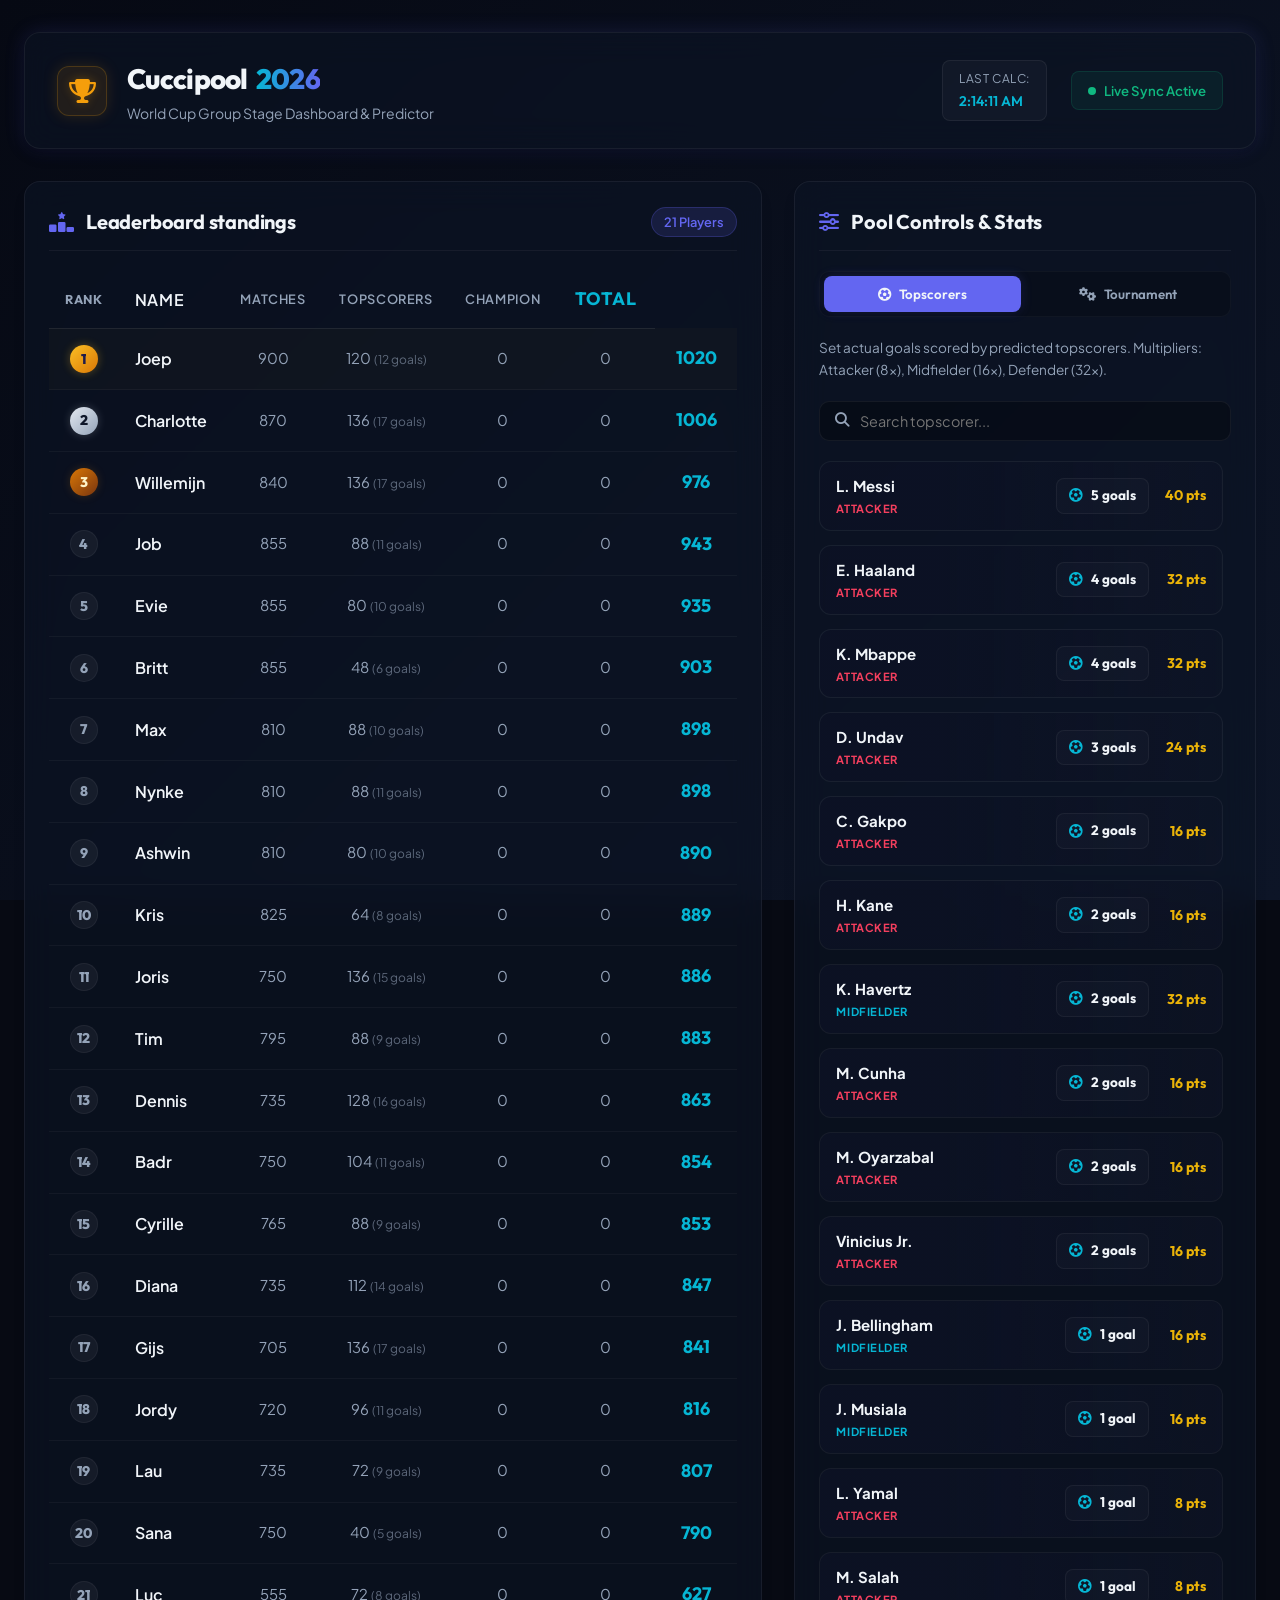
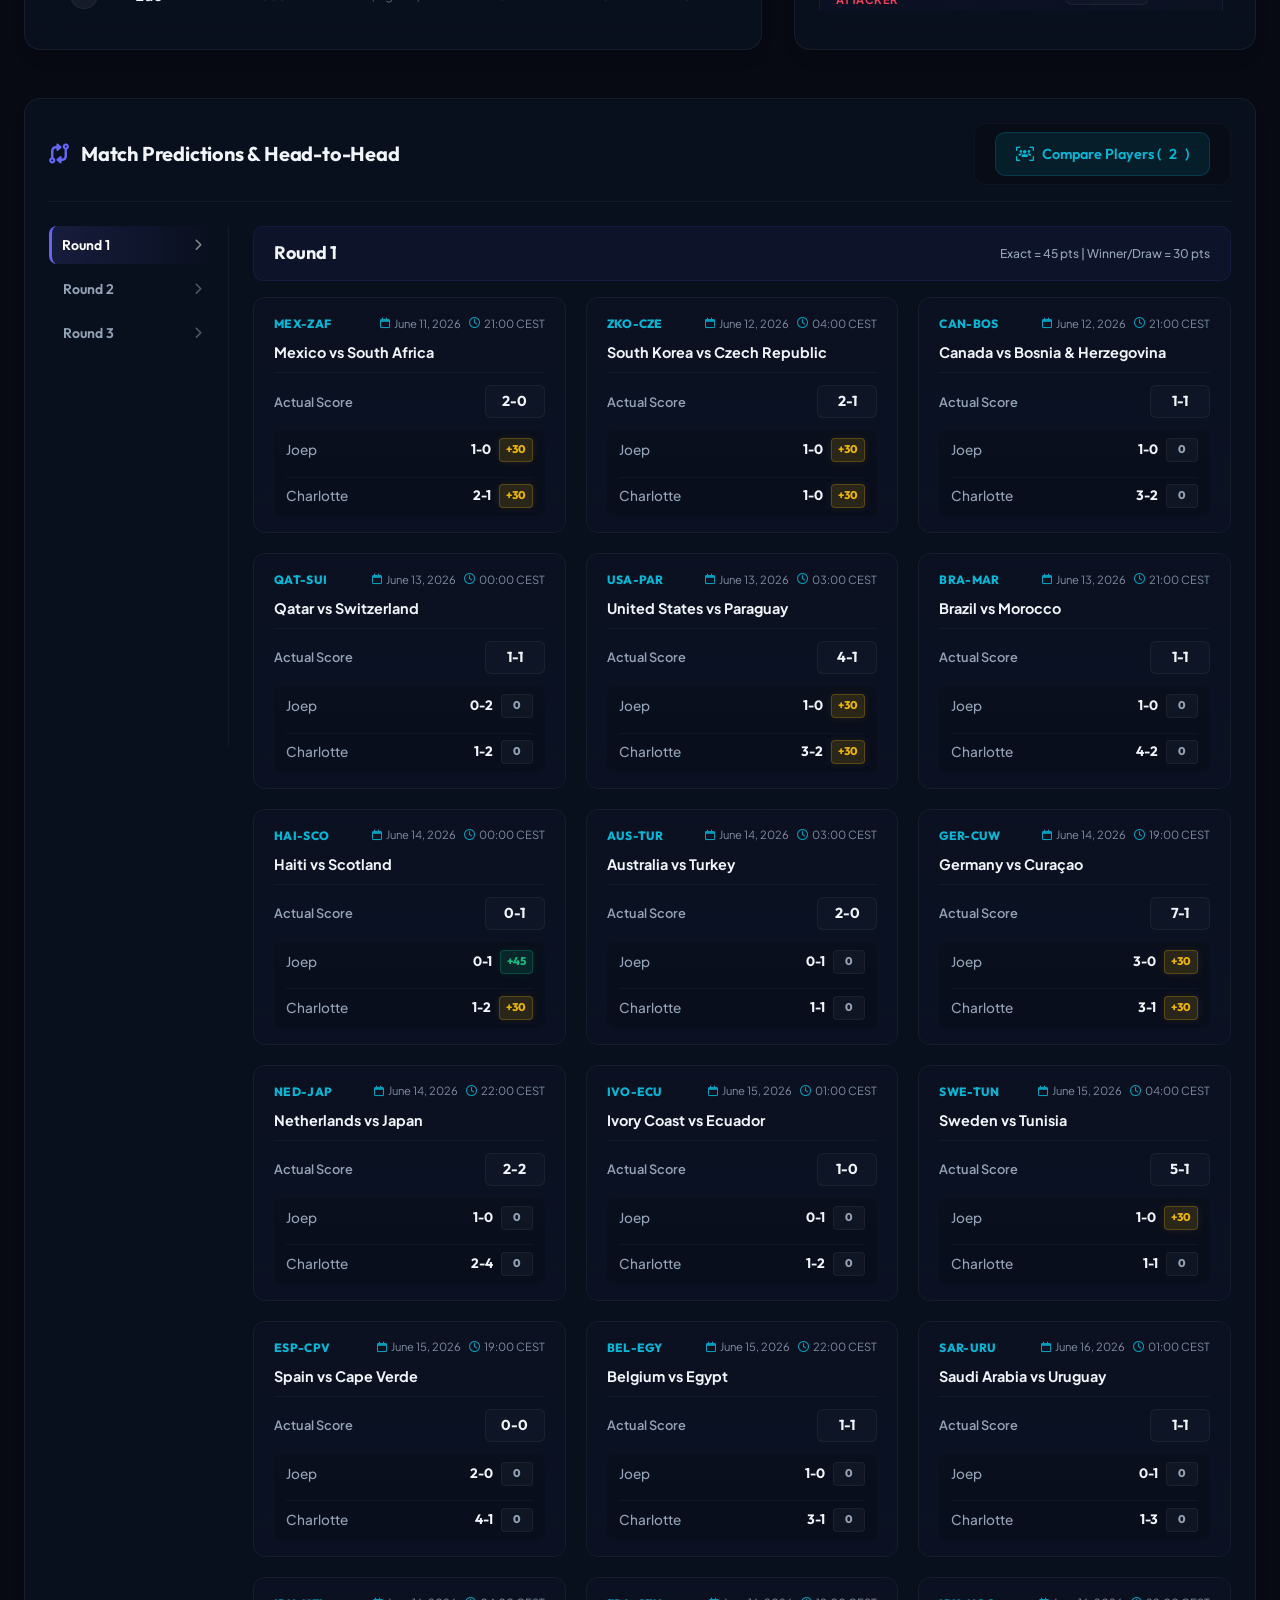
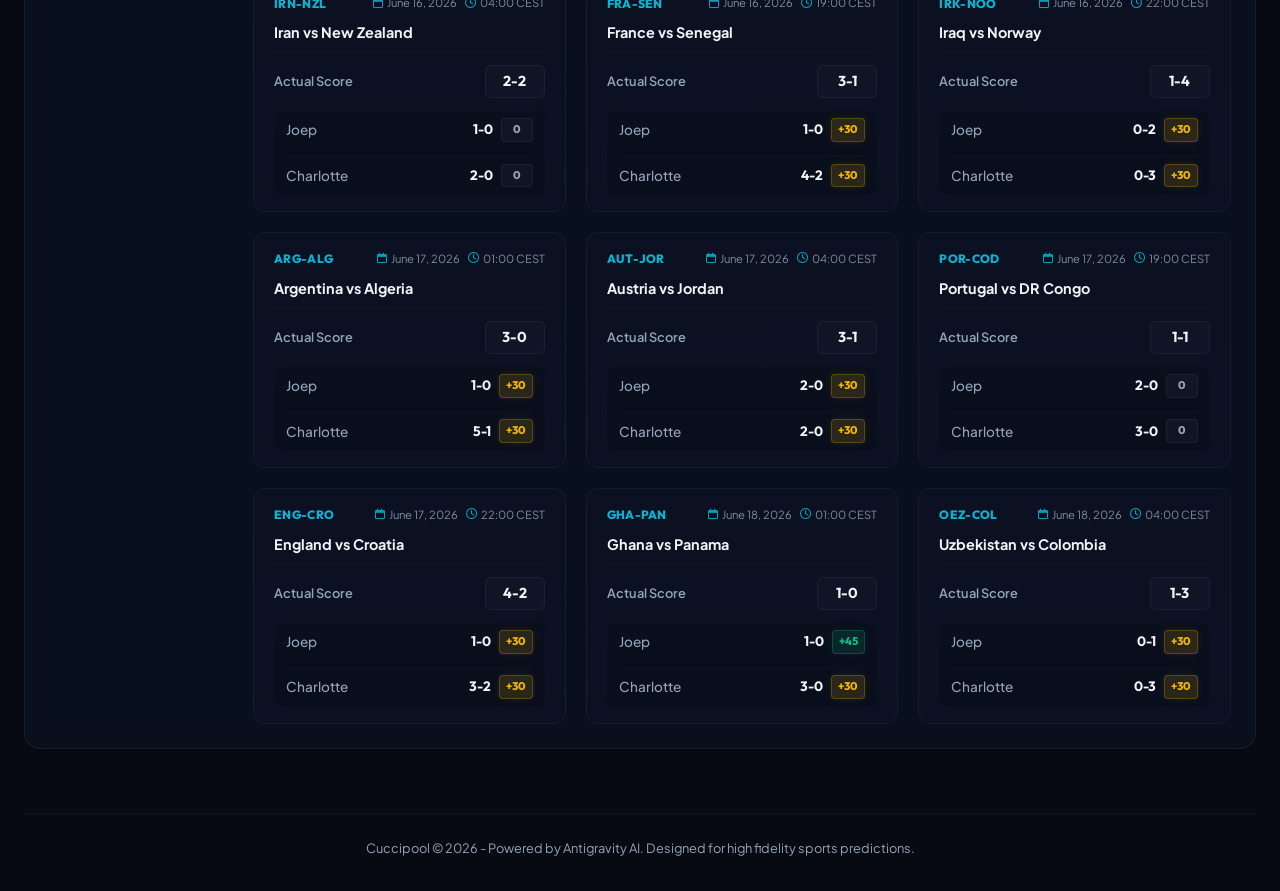
<file: index.html>
<!DOCTYPE html>
<html lang="en">
<head>
  <meta charset="UTF-8">
  <meta name="viewport" content="width=device-width, initial-scale=1.0">
  <title>Cuccipool - World Cup Dashboard</title>
  <!-- Google Fonts -->
  <link rel="preconnect" href="https://fonts.googleapis.com">
  <link rel="preconnect" href="https://fonts.gstatic.com" crossorigin>
  <link href="https://fonts.googleapis.com/css2?family=Outfit:wght@300;400;500;600;700;800&family=Plus+Jakarta+Sans:wght@300;400;500;600;700&display=swap" rel="stylesheet">
  <!-- FontAwesome Icons -->
  <link rel="stylesheet" href="https://cdnjs.cloudflare.com/ajax/libs/font-awesome/6.4.0/css/all.min.css">
  <!-- Stylesheets -->
  <link rel="stylesheet" href="style.css">
</head>
<body>
  <div class="app-container">
    <!-- Header -->
    <header class="main-header">
      <div class="logo-area">
        <div class="trophy-glow">
          <i class="fa-solid fa-trophy text-gold"></i>
        </div>
        <div class="header-text">
          <h1>Cuccipool <span>2026</span></h1>
          <p class="subtitle">World Cup Group Stage Dashboard & Predictor</p>
        </div>
      </div>
      <div class="header-meta">
        <div class="meta-item">
          <span class="meta-label">Last Calc:</span>
          <span class="meta-value" id="last-updated-time">-</span>
        </div>
        <div class="status-indicator">
          <span class="dot pulse"></span>
          <span class="status-text">Live Sync Active</span>
        </div>
      </div>
    </header>

    <!-- Main Grid -->
    <main class="dashboard-grid">
      <!-- Left Column: Leaderboard -->
      <section class="grid-card leaderboard-card">
        <div class="card-header">
          <div class="header-title">
            <i class="fa-solid fa-ranking-star"></i>
            <h2>Leaderboard standings</h2>
          </div>
          <span class="badge" id="participant-count">2 Players</span>
        </div>
        <div class="table-container">
          <table id="leaderboard-table">
            <thead>
              <tr>
                <th class="col-rank">Rank</th>
                <th class="col-name">Name</th>
                <th class="col-pts text-center">Matches</th>
                <th class="col-pts text-center">Topscorers</th>
                <th class="col-pts text-center">Champion</th>
                <th class="col-total text-center">Total</th>
              </tr>
            </thead>
            <tbody id="leaderboard-body">
              <!-- Dynamically populated -->
              <tr class="placeholder-row">
                <td colspan="6"><i class="fa-solid fa-spinner fa-spin"></i> Loading standings...</td>
              </tr>
            </tbody>
          </table>
        </div>
      </section>

      <!-- Right Column: Settings, Champion and Topscorers -->
      <section class="grid-card admin-card">
        <div class="card-header">
          <div class="header-title">
            <i class="fa-solid fa-sliders"></i>
            <h2>Pool Controls & Stats</h2>
          </div>
        </div>
        
        <div class="tabs">
          <button class="tab-btn active" onclick="switchTab('topscorers-tab')">
            <i class="fa-solid fa-soccer-ball"></i> Topscorers
          </button>
          <button class="tab-btn" onclick="switchTab('settings-tab')">
            <i class="fa-solid fa-gears"></i> Tournament
          </button>
        </div>

        <!-- Topscorers Panel -->
        <div id="topscorers-tab" class="tab-content active">
          <p class="section-desc">Set actual goals scored by predicted topscorers. Multipliers: Attacker (8x), Midfielder (16x), Defender (32x).</p>
          <div class="search-filter-container">
            <i class="fa-solid fa-magnifying-glass"></i>
            <input type="text" id="topscorer-search-input" placeholder="Search topscorer..." oninput="onTopscorerSearchChange(this.value)">
          </div>
          <div class="topscorers-list" id="topscorers-list-container">
            <!-- Dynamically populated -->
            <div class="placeholder-text"><i class="fa-solid fa-spinner fa-spin"></i> Loading topscorers...</div>
          </div>
        </div>

        <!-- Settings/Tournament Panel -->
        <div id="settings-tab" class="tab-content">
          <div class="form-group">
            <label for="actual-champion-input">Actual Tournament Champion</label>
            <div class="input-with-icon">
              <i class="fa-solid fa-crown text-gold"></i>
              <input type="text" id="actual-champion-input" placeholder="e.g. Spanje" oninput="onChampionChange(this.value)">
            </div>
            <p class="field-help">Predicting this correctly awards 250 points.</p>
          </div>

          <div class="pool-actions">
            <h3>Export/Import Data</h3>
            <p class="section-desc">Download updated actual results to save them permanently in your `actual_results.json` file.</p>
            <div class="action-buttons">
              <button class="btn btn-primary" onclick="exportResults()">
                <i class="fa-solid fa-file-export"></i> Export actual_results.json
              </button>
              <button class="btn btn-secondary" onclick="simulateRandomResults()">
                <i class="fa-solid fa-dice"></i> Simulate Group Stage
              </button>
              <button class="btn btn-outline" onclick="resetToDefaults()">
                <i class="fa-solid fa-rotate-left"></i> Reset Changes
              </button>
            </div>
          </div>
        </div>
      </section>
    </main>

    <!-- Bottom Section: Match Comparison -->
    <section class="grid-card comparison-card">
      <div class="comparison-header">
        <div class="header-title">
          <i class="fa-solid fa-code-compare"></i>
          <h2>Match Predictions & Head-to-Head</h2>
        </div>
        <div class="player-selectors">
          <button class="btn btn-secondary select-compare-btn" onclick="openComparePopup()" style="width: auto;">
            <i class="fa-solid fa-users-viewfinder"></i> Compare Players (<span id="compare-count">2</span>)
          </button>
        </div>
      </div>

      <div class="matches-layout">
        <!-- Sidebar Rounds Navigation -->
        <nav class="rounds-nav" id="rounds-navigation">
          <!-- Dynamically populated round links -->
        </nav>

        <!-- Matches Grid Container -->
        <div class="matches-grid-wrapper">
          <div class="group-header-banner">
            <h3 id="active-round-title">Round 1</h3>
            <span class="group-rules-info">Exact = 45 pts | Winner/Draw = 30 pts</span>
          </div>
          <div class="matches-grid" id="matches-grid-container">
            <!-- Dynamically populated match cards -->
            <div class="placeholder-text"><i class="fa-solid fa-spinner fa-spin"></i> Loading matches...</div>
          </div>
        </div>
      </div>
    </section>

    <!-- Comparison Player Selector Modal -->
    <div id="compare-modal" class="modal-overlay">
      <div class="modal-card">
        <div class="modal-header">
          <h3><i class="fa-solid fa-users"></i> Compare Predictions</h3>
          <button class="close-btn" onclick="closeComparePopup()">&times;</button>
        </div>
        <div class="modal-body">
          <p class="section-desc" style="margin-bottom: 0.75rem;">Select the players whose predictions you want to display side-by-side on the match cards.</p>
          <div class="modal-controls">
            <div class="search-filter-container" style="margin-bottom: 0;">
              <i class="fa-solid fa-magnifying-glass"></i>
              <input type="text" id="compare-search-input" placeholder="Search player..." oninput="filterComparePlayers(this.value)">
            </div>
            <div class="bulk-actions">
              <button class="btn btn-outline btn-xs" onclick="selectBulkCompare('all')">Select All</button>
              <button class="btn btn-outline btn-xs" onclick="selectBulkCompare('none')">Clear All</button>
            </div>
          </div>
          <div class="compare-players-list" id="compare-players-list-container">
            <!-- Dynamically populated checkboxes -->
          </div>
        </div>
        <div class="modal-footer">
          <button class="btn btn-outline" onclick="closeComparePopup()">Cancel</button>
          <button class="btn btn-primary" onclick="applyCompareSelection()">Apply Selection</button>
        </div>
      </div>
    </div>

    <!-- Footer -->
    <footer class="main-footer">
      <p>Cuccipool &copy; 2026 - Powered by Antigravity AI. Designed for high fidelity sports predictions.</p>
    </footer>
  </div>

  <!-- Javascript Modules -->
  <script src="app.js"></script>
</body>
</html>
</file>
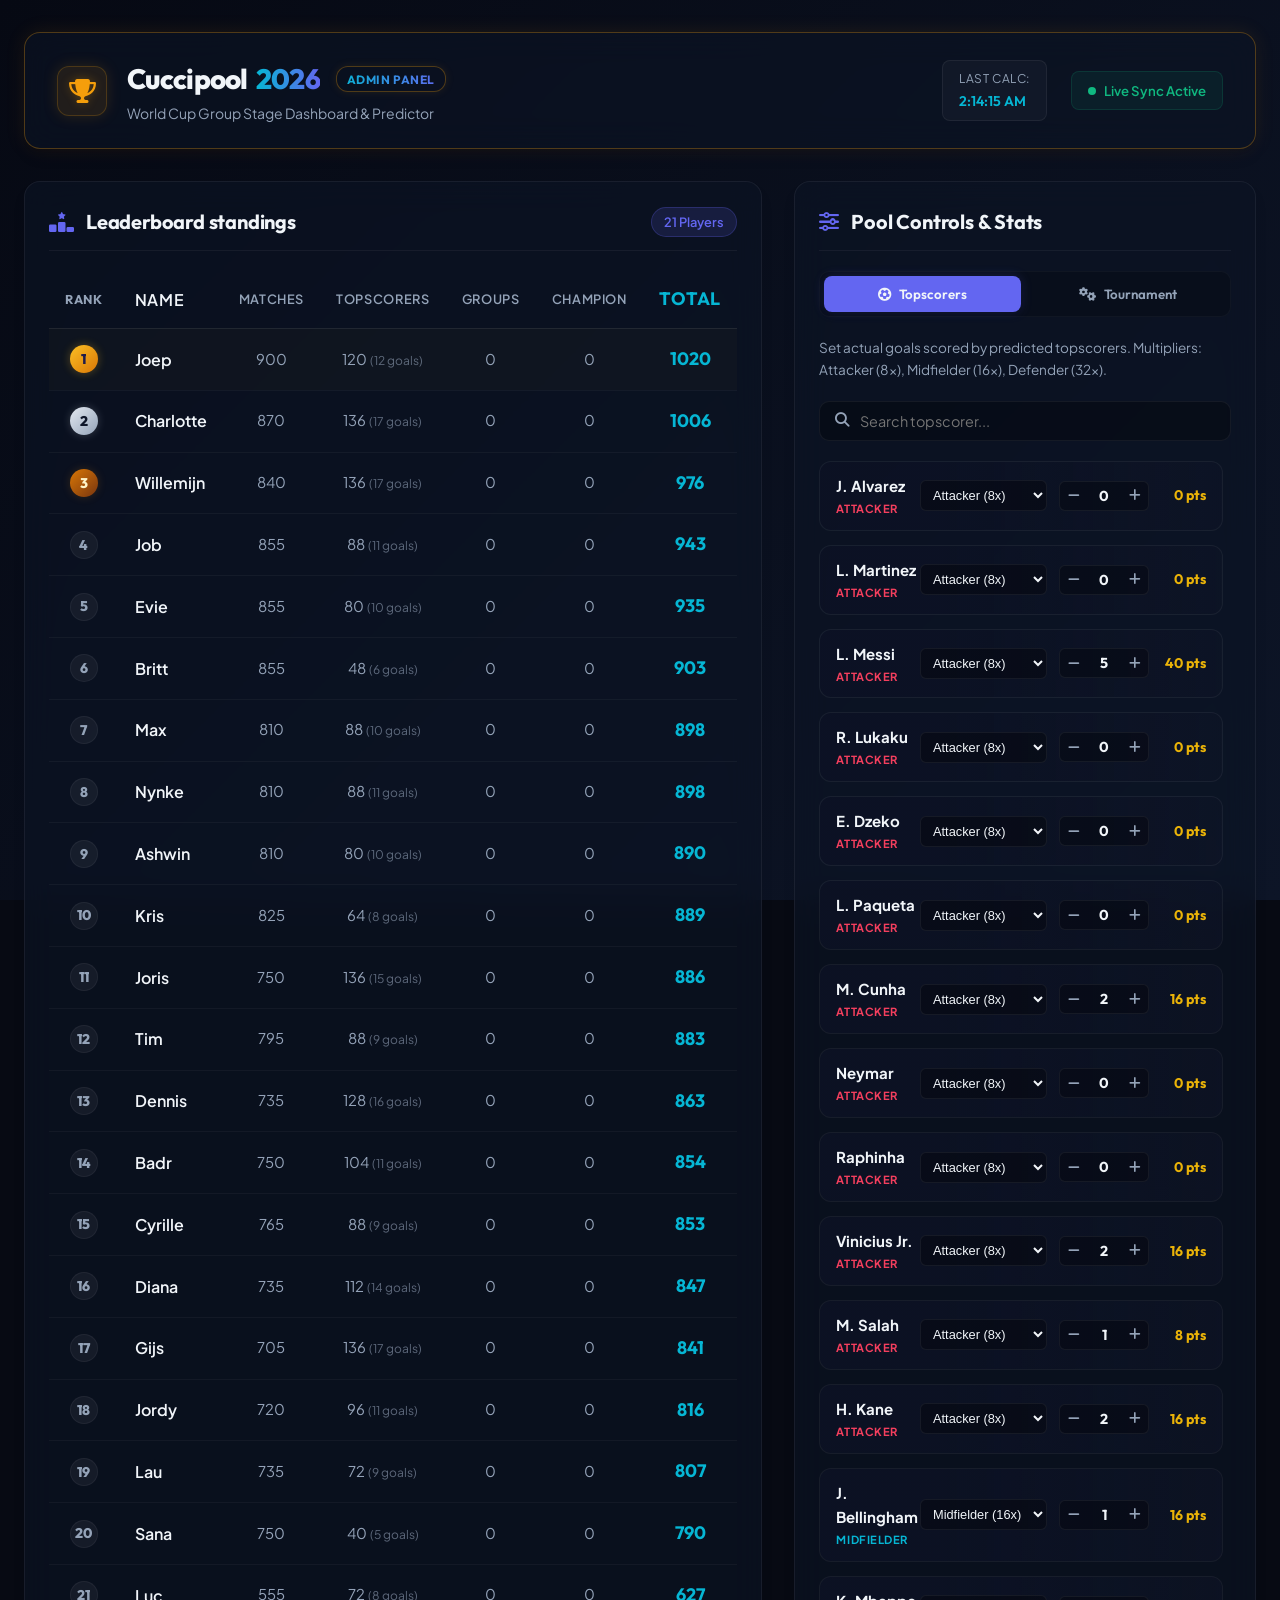
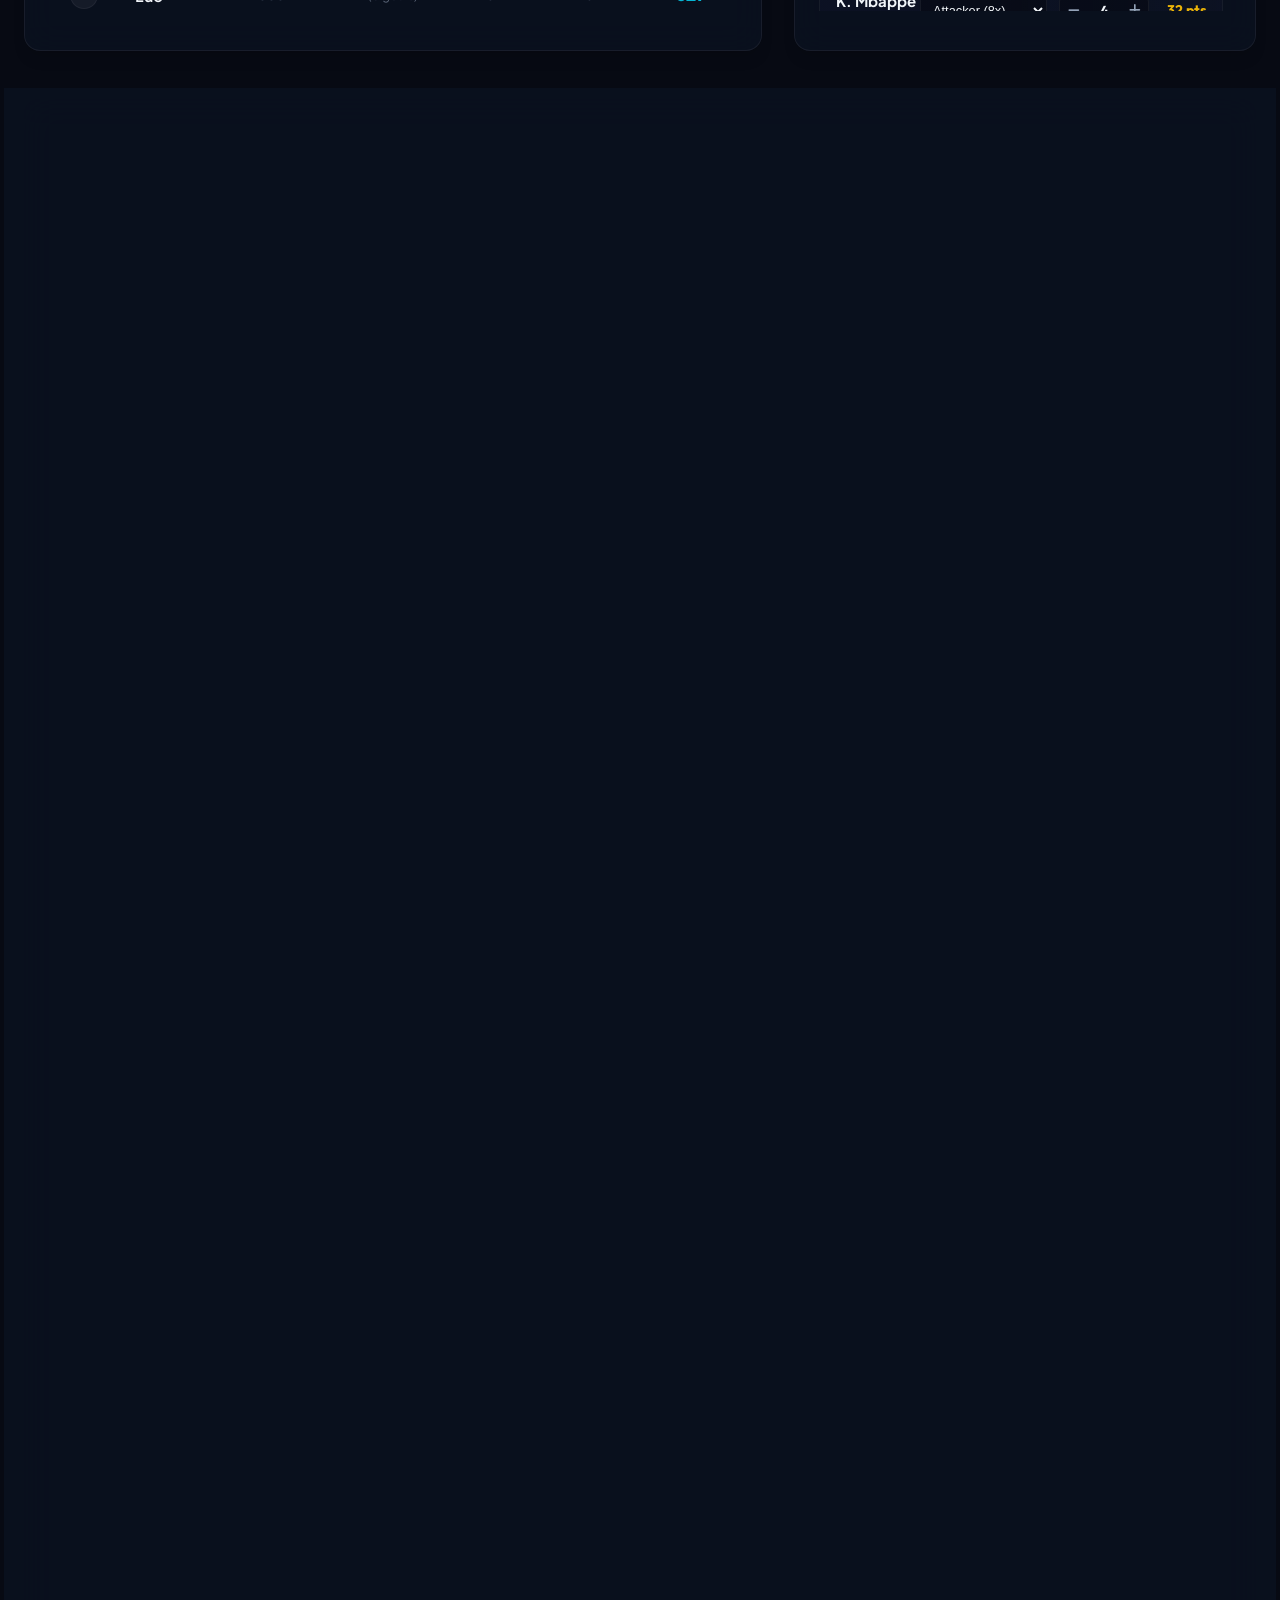
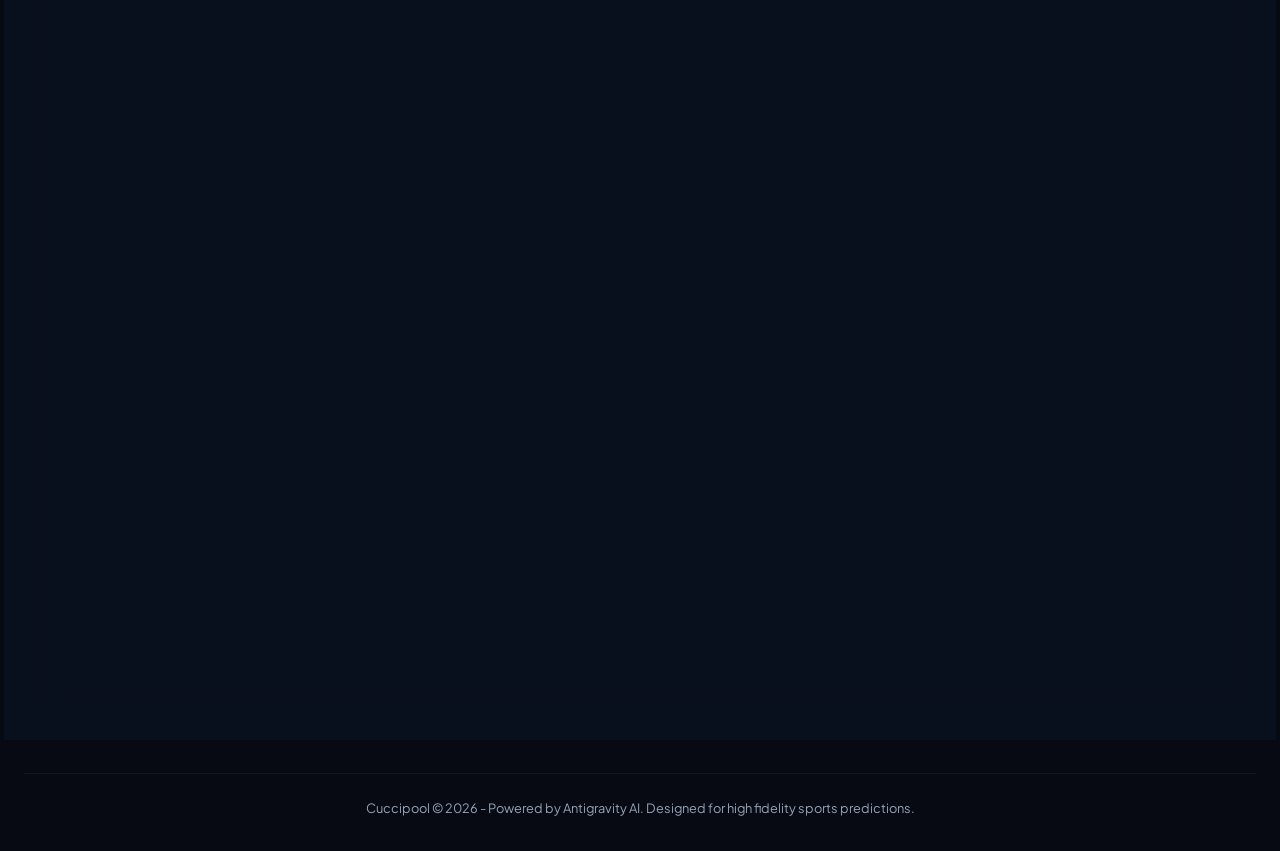
<file: admin.html>
<!DOCTYPE html>
<html lang="en">
<head>
  <meta charset="UTF-8">
  <meta name="viewport" content="width=device-width, initial-scale=1.0">
  <title>Cuccipool - World Cup Dashboard (Admin)</title>
  <!-- Google Fonts -->
  <link rel="preconnect" href="https://fonts.googleapis.com">
  <link rel="preconnect" href="https://fonts.gstatic.com" crossorigin>
  <link href="https://fonts.googleapis.com/css2?family=Outfit:wght@300;400;500;600;700;800&family=Plus+Jakarta+Sans:wght@300;400;500;600;700&display=swap" rel="stylesheet">
  <!-- FontAwesome Icons -->
  <link rel="stylesheet" href="https://cdnjs.cloudflare.com/ajax/libs/font-awesome/6.4.0/css/all.min.css">
  <!-- Stylesheets -->
  <link rel="stylesheet" href="style.css">
</head>
<body>
  <div class="app-container">
    <!-- Header -->
    <header class="main-header" style="border-color: rgba(245, 158, 11, 0.3); box-shadow: var(--shadow-md), 0 0 20px rgba(245, 158, 11, 0.1);">
      <div class="logo-area">
        <div class="trophy-glow">
          <i class="fa-solid fa-trophy text-gold"></i>
        </div>
        <div class="header-text">
          <h1>Cuccipool <span>2026</span> <span class="admin-badge">Admin Panel</span></h1>
          <p class="subtitle">World Cup Group Stage Dashboard & Predictor</p>
        </div>
      </div>
      <div class="header-meta">
        <div class="meta-item">
          <span class="meta-label">Last Calc:</span>
          <span class="meta-value" id="last-updated-time">-</span>
        </div>
        <div class="status-indicator">
          <span class="dot pulse"></span>
          <span class="status-text">Live Sync Active</span>
        </div>
      </div>
    </header>

    <!-- Main Grid -->
    <main class="dashboard-grid">
      <!-- Left Column: Leaderboard -->
      <section class="grid-card leaderboard-card">
        <div class="card-header">
          <div class="header-title">
            <i class="fa-solid fa-ranking-star"></i>
            <h2>Leaderboard standings</h2>
          </div>
          <span class="badge" id="participant-count">2 Players</span>
        </div>
        <div class="table-container">
          <table id="leaderboard-table">
            <thead>
              <tr>
                <th class="col-rank">Rank</th>
                <th class="col-name">Name</th>
                <th class="col-pts text-center">Matches</th>
                <th class="col-pts text-center">Topscorers</th>
                <th class="col-pts text-center">Groups</th>
                <th class="col-pts text-center">Champion</th>
                <th class="col-total text-center">Total</th>
              </tr>
            </thead>
            <tbody id="leaderboard-body">
              <!-- Dynamically populated -->
              <tr class="placeholder-row">
                <td colspan="6"><i class="fa-solid fa-spinner fa-spin"></i> Loading standings...</td>
              </tr>
            </tbody>
          </table>
        </div>
      </section>

      <!-- Right Column: Settings, Champion and Topscorers -->
      <section class="grid-card admin-card">
        <div class="card-header">
          <div class="header-title">
            <i class="fa-solid fa-sliders"></i>
            <h2>Pool Controls & Stats</h2>
          </div>
        </div>
        
        <div class="tabs">
          <button class="tab-btn active" onclick="switchTab('topscorers-tab')">
            <i class="fa-solid fa-soccer-ball"></i> Topscorers
          </button>
          <button class="tab-btn" onclick="switchTab('settings-tab')">
            <i class="fa-solid fa-gears"></i> Tournament
          </button>
        </div>

        <!-- Topscorers Panel -->
        <div id="topscorers-tab" class="tab-content active">
          <p class="section-desc">Set actual goals scored by predicted topscorers. Multipliers: Attacker (8x), Midfielder (16x), Defender (32x).</p>
          <div class="search-filter-container">
            <i class="fa-solid fa-magnifying-glass"></i>
            <input type="text" id="topscorer-search-input" placeholder="Search topscorer..." oninput="onTopscorerSearchChange(this.value)">
          </div>
          <div class="topscorers-list" id="topscorers-list-container">
            <!-- Dynamically populated -->
            <div class="placeholder-text"><i class="fa-solid fa-spinner fa-spin"></i> Loading topscorers...</div>
          </div>
        </div>

        <!-- Settings/Tournament Panel -->
        <div id="settings-tab" class="tab-content">
          <div class="form-group">
            <label for="actual-champion-input">Actual Tournament Champion</label>
            <div class="input-with-icon">
              <i class="fa-solid fa-crown text-gold"></i>
              <input type="text" id="actual-champion-input" placeholder="e.g. Spanje" oninput="onChampionChange(this.value)">
            </div>
            <p class="field-help">Predicting this correctly awards 250 points.</p>
          </div>

          <div class="pool-actions">
            <h3>Export/Import Data</h3>
            <p class="section-desc">Download updated actual results to save them permanently in your `actual_results.json` file.</p>
            <div class="action-buttons">
              <button class="btn btn-primary" onclick="exportResults()">
                <i class="fa-solid fa-file-export"></i> Export actual_results.json
              </button>
              <button class="btn btn-secondary" onclick="simulateRandomResults()">
                <i class="fa-solid fa-dice"></i> Simulate Group Stage
              </button>
              <button class="btn btn-outline" onclick="resetToDefaults()">
                <i class="fa-solid fa-rotate-left"></i> Reset Changes
              </button>
            </div>
          </div>
        </div>
      </section>
    </main>

    <!-- Bottom Section: Match Comparison -->
    <section class="grid-card comparison-card">
      <div class="comparison-header">
        <div class="header-title">
          <i class="fa-solid fa-code-compare"></i>
          <h2>Match Predictions & Head-to-Head</h2>
        </div>
        <div class="player-selectors">
          <button class="btn btn-secondary select-compare-btn" onclick="openComparePopup()" style="width: auto;">
            <i class="fa-solid fa-users-viewfinder"></i> Compare Players (<span id="compare-count">2</span>)
          </button>
        </div>
      </div>

      <div class="matches-layout">
        <!-- Sidebar Rounds Navigation -->
        <nav class="rounds-nav" id="rounds-navigation">
          <!-- Dynamically populated round links -->
        </nav>

        <!-- Matches Grid Container -->
        <div class="matches-grid-wrapper">
          <div class="group-header-banner">
            <h3 id="active-round-title">Round 1</h3>
            <span class="group-rules-info">Exact = 45 pts | Winner/Draw = 30 pts</span>
          </div>
          <div class="matches-grid" id="matches-grid-container">
            <!-- Dynamically populated match cards -->
            <div class="placeholder-text"><i class="fa-solid fa-spinner fa-spin"></i> Loading matches...</div>
          </div>
        </div>
      </div>
    </section>

    <!-- Comparison Player Selector Modal -->
    <div id="compare-modal" class="modal-overlay">
      <div class="modal-card">
        <div class="modal-header">
          <h3><i class="fa-solid fa-users"></i> Compare Predictions</h3>
          <button class="close-btn" onclick="closeComparePopup()">&times;</button>
        </div>
        <div class="modal-body">
          <p class="section-desc" style="margin-bottom: 0.75rem;">Select the players whose predictions you want to display side-by-side on the match cards.</p>
          <div class="modal-controls">
            <div class="search-filter-container" style="margin-bottom: 0;">
              <i class="fa-solid fa-magnifying-glass"></i>
              <input type="text" id="compare-search-input" placeholder="Search player..." oninput="filterComparePlayers(this.value)">
            </div>
            <div class="bulk-actions">
              <button class="btn btn-outline btn-xs" onclick="selectBulkCompare('all')">Select All</button>
              <button class="btn btn-outline btn-xs" onclick="selectBulkCompare('none')">Clear All</button>
            </div>
          </div>
          <div class="compare-players-list" id="compare-players-list-container">
            <!-- Dynamically populated checkboxes -->
          </div>
        </div>
        <div class="modal-footer">
          <button class="btn btn-outline" onclick="closeComparePopup()">Cancel</button>
          <button class="btn btn-primary" onclick="applyCompareSelection()">Apply Selection</button>
        </div>
      </div>
    </div>

    <!-- Predictions Modal -->
    <div id="predictions-modal" class="modal-overlay">
      <div class="modal-card" style="max-width: 800px; width: 95%; max-height: 90vh;">
        <div class="modal-header">
          <h3><i class="fa-solid fa-user-astronaut text-gold"></i> <span id="pred-modal-player-name">Player</span>'s Predictions</h3>
          <button class="close-btn" onclick="closePredictionsPopup()">&times;</button>
        </div>
        <div class="modal-body" style="padding: 1.5rem; overflow-y: auto;">
          <!-- Modal Tabs -->
          <div class="tabs" style="margin-bottom: 1rem;">
            <button class="tab-btn active" id="btn-pred-summary" onclick="switchPredTab('pred-summary')">
              <i class="fa-solid fa-circle-info"></i> Summary
            </button>
            <button class="tab-btn" id="btn-pred-groups" onclick="switchPredTab('pred-groups')">
              <i class="fa-solid fa-list-ol"></i> Groups
            </button>
            <button class="tab-btn" id="btn-pred-matches" onclick="switchPredTab('pred-matches')">
              <i class="fa-solid fa-calendar-days"></i> Matches
            </button>
          </div>

          <!-- Predictions Summary (Topscorers & Champion) -->
          <div id="pred-summary" class="pred-tab-content active">
            <!-- Dynamically populated -->
          </div>

          <!-- Predictions Groups -->
          <div id="pred-groups" class="pred-tab-content" style="display:none;">
            <!-- Dynamically populated -->
          </div>

          <!-- Predictions Matches -->
          <div id="pred-matches" class="pred-tab-content" style="display:none;">
            <!-- Dynamically populated -->
          </div>
        </div>
        <div class="modal-footer">
          <button class="btn btn-primary" onclick="closePredictionsPopup()">Close</button>
        </div>
      </div>
    </div>

    <!-- Footer -->
    <footer class="main-footer">
      <p>Cuccipool &copy; 2026 - Powered by Antigravity AI. Designed for high fidelity sports predictions.</p>
    </footer>
  </div>

  <!-- Javascript Modules -->
  <script>
    window.IS_ADMIN = true;
  </script>
  <script src="app.js"></script>
</body>
</html>
</file>
<file: style.css>
/* Reset & Base Styles */
* {
  box-sizing: border-box;
  margin: 0;
  padding: 0;
}

:root {
  --bg-dark: #070a13;
  --bg-gradient: linear-gradient(135deg, #060913 0%, #0d1527 100%);
  --card-bg: rgba(13, 20, 38, 0.6);
  --card-bg-hover: rgba(20, 30, 58, 0.85);
  --card-border: rgba(255, 255, 255, 0.06);
  --card-border-active: rgba(99, 102, 241, 0.4);

  --text-main: #f1f5f9;
  --text-muted: #94a3b8;
  --text-dark: #475569;

  --accent-primary: #6366f1;
  /* Indigo */
  --accent-cyan: #06b6d4;
  --accent-emerald: #10b981;
  --accent-rose: #f43f5e;
  --accent-yellow: #eab308;

  --gold: #f59e0b;
  --silver: #cbd5e1;
  --bronze: #b45309;

  --font-display: 'Outfit', -apple-system, BlinkMacSystemFont, "Segoe UI", Roboto, sans-serif;
  --font-body: 'Plus Jakarta Sans', -apple-system, sans-serif;

  --shadow-sm: 0 4px 6px -1px rgb(0 0 0 / 0.1), 0 2px 4px -2px rgb(0 0 0 / 0.1);
  --shadow-md: 0 10px 15px -3px rgb(0 0 0 / 0.1), 0 4px 6px -4px rgb(0 0 0 / 0.1);
  --shadow-lg: 0 20px 25px -5px rgb(0 0 0 / 0.2), 0 8px 10px -6px rgb(0 0 0 / 0.2);
  --shadow-glow: 0 0 20px rgba(99, 102, 241, 0.15);
  --shadow-glow-cyan: 0 0 20px rgba(6, 182, 212, 0.2);
}

body {
  background: var(--bg-dark);
  background-image: var(--bg-gradient);
  background-attachment: fixed;
  color: var(--text-main);
  font-family: var(--font-body);
  font-size: 15px;
  line-height: 1.6;
  min-height: 100vh;
  -webkit-font-smoothing: antialiased;
  -moz-osx-font-smoothing: grayscale;
}

/* App Layout */
.app-container {
  max-width: 1400px;
  margin: 0 auto;
  padding: 2rem 1.5rem;
  display: flex;
  flex-direction: column;
  gap: 2rem;
}

/* Header Styling */
.main-header {
  display: flex;
  justify-content: space-between;
  align-items: center;
  padding: 1.5rem 2rem;
  background: var(--card-bg);
  backdrop-filter: blur(16px);
  -webkit-backdrop-filter: blur(16px);
  border: 1px solid var(--card-border);
  border-radius: 16px;
  box-shadow: var(--shadow-md), var(--shadow-glow);
}

.logo-area {
  display: flex;
  align-items: center;
  gap: 1.25rem;
}

.trophy-glow {
  background: rgba(245, 158, 11, 0.1);
  border: 1px solid rgba(245, 158, 11, 0.2);
  width: 50px;
  height: 50px;
  border-radius: 12px;
  display: flex;
  align-items: center;
  justify-content: center;
  font-size: 1.5rem;
  box-shadow: 0 0 15px rgba(245, 158, 11, 0.15);
  animation: float 3s ease-in-out infinite;
}

@keyframes float {

  0%,
  100% {
    transform: translateY(0);
  }

  50% {
    transform: translateY(-4px);
  }
}

.text-gold {
  color: var(--gold);
  text-shadow: 0 0 10px rgba(245, 158, 11, 0.3);
}

.header-text h1 {
  font-family: var(--font-display);
  font-weight: 800;
  font-size: 1.75rem;
  letter-spacing: -0.025em;
  display: flex;
  align-items: center;
  gap: 0.5rem;
}

.header-text h1 span {
  background: linear-gradient(90deg, var(--accent-cyan), var(--accent-primary));
  -webkit-background-clip: text;
  -webkit-text-fill-color: transparent;
}

.subtitle {
  color: var(--text-muted);
  font-size: 0.875rem;
  font-weight: 400;
}

.header-meta {
  display: flex;
  align-items: center;
  gap: 1.5rem;
}

.meta-item {
  background: rgba(255, 255, 255, 0.03);
  border: 1px solid var(--card-border);
  padding: 0.5rem 1rem;
  border-radius: 8px;
  display: flex;
  flex-direction: column;
  gap: 0.125rem;
}

.meta-label {
  font-size: 0.75rem;
  text-transform: uppercase;
  letter-spacing: 0.05em;
  color: var(--text-muted);
}

.meta-value {
  font-family: var(--font-display);
  font-weight: 600;
  font-size: 0.875rem;
  color: var(--accent-cyan);
}

.status-indicator {
  display: flex;
  align-items: center;
  gap: 0.5rem;
  background: rgba(16, 185, 129, 0.08);
  border: 1px solid rgba(16, 185, 129, 0.15);
  padding: 0.5rem 1rem;
  border-radius: 8px;
}

.dot {
  width: 8px;
  height: 8px;
  background-color: var(--accent-emerald);
  border-radius: 50%;
}

.dot.pulse {
  animation: pulse-ring 2s cubic-bezier(0.455, 0.03, 0.515, 0.955) infinite;
}

@keyframes pulse-ring {
  0% {
    transform: scale(0.85);
    box-shadow: 0 0 0 0 rgba(16, 185, 129, 0.7);
  }

  70% {
    transform: scale(1);
    box-shadow: 0 0 0 6px rgba(16, 185, 129, 0);
  }

  100% {
    transform: scale(0.85);
    box-shadow: 0 0 0 0 rgba(16, 185, 129, 0);
  }
}

.status-text {
  font-size: 0.825rem;
  font-weight: 600;
  color: var(--accent-emerald);
}

/* Dashboard Grid Layout */
.dashboard-grid {
  display: grid;
  grid-template-columns: 1.6fr 1fr;
  gap: 2rem;
}

/* Base Card Styling (Glassmorphism) */
.grid-card {
  background: var(--card-bg);
  backdrop-filter: blur(16px);
  -webkit-backdrop-filter: blur(16px);
  border: 1px solid var(--card-border);
  border-radius: 16px;
  padding: 1.5rem;
  box-shadow: var(--shadow-md);
  display: flex;
  flex-direction: column;
  transition: border-color 0.3s ease, box-shadow 0.3s ease;
}

.grid-card:hover {
  border-color: rgba(255, 255, 255, 0.1);
  box-shadow: var(--shadow-lg), var(--shadow-glow);
}

.card-header {
  display: flex;
  justify-content: space-between;
  align-items: center;
  margin-bottom: 1.25rem;
  padding-bottom: 0.75rem;
  border-bottom: 1px solid rgba(255, 255, 255, 0.05);
}

.header-title {
  display: flex;
  align-items: center;
  gap: 0.75rem;
}

.header-title i {
  color: var(--accent-primary);
  font-size: 1.25rem;
}

.header-title h2 {
  font-family: var(--font-display);
  font-size: 1.25rem;
  font-weight: 700;
  letter-spacing: -0.01em;
}

.badge {
  background: rgba(99, 102, 241, 0.15);
  border: 1px solid rgba(99, 102, 241, 0.25);
  color: var(--accent-primary);
  padding: 0.25rem 0.75rem;
  border-radius: 20px;
  font-size: 0.8rem;
  font-weight: 600;
}

/* Tables styling */
.table-container {
  overflow-x: auto;
  width: 100%;
}

table {
  width: 100%;
  border-collapse: collapse;
  text-align: left;
}

th {
  color: var(--text-muted);
  font-size: 0.8rem;
  text-transform: uppercase;
  letter-spacing: 0.05em;
  padding: 0.875rem 1rem;
  border-bottom: 1px solid rgba(255, 255, 255, 0.08);
  font-weight: 600;
}

td {
  padding: 1rem;
  border-bottom: 1px solid rgba(255, 255, 255, 0.04);
  vertical-align: middle;
  font-size: 0.925rem;
}

tr:last-child td {
  border-bottom: none;
}

tbody tr {
  transition: background-color 0.2s ease, transform 0.2s ease;
}

tbody tr:hover {
  background-color: rgba(255, 255, 255, 0.02);
}

/* Leaderboard columns specs */
.col-rank {
  width: 70px;
  font-family: var(--font-display);
  font-weight: 700;
  text-align: center;
}

.col-name {
  font-weight: 600;
  color: var(--text-main);
  font-size: 1rem;
}

.col-pts {
  width: 110px;
  color: var(--text-muted);
}

.col-total {
  width: 110px;
  font-family: var(--font-display);
  font-weight: 700;
  font-size: 1.125rem;
  color: var(--accent-cyan);
}

/* Rank Badge Styles */
.rank-badge {
  display: inline-flex;
  align-items: center;
  justify-content: center;
  width: 28px;
  height: 28px;
  border-radius: 50%;
  font-size: 0.875rem;
  font-weight: 800;
  margin: 0 auto;
}

.rank-1 .rank-badge {
  background: linear-gradient(135deg, #fbbf24 0%, #d97706 100%);
  color: #1e1b4b;
  box-shadow: 0 0 10px rgba(251, 191, 36, 0.3);
}

.rank-2 .rank-badge {
  background: linear-gradient(135deg, #e2e8f0 0%, #94a3b8 100%);
  color: #0f172a;
  box-shadow: 0 0 10px rgba(226, 232, 240, 0.2);
}

.rank-3 .rank-badge {
  background: linear-gradient(135deg, #d97706 0%, #78350f 100%);
  color: #fef3c7;
  box-shadow: 0 0 10px rgba(217, 119, 6, 0.2);
}

.rank-other .rank-badge {
  background: rgba(255, 255, 255, 0.05);
  color: var(--text-muted);
  border: 1px solid rgba(255, 255, 255, 0.05);
}

/* Highlight winner row */
.leaderboard-row.rank-1 {
  background: rgba(251, 191, 36, 0.02);
}

.leaderboard-row.rank-1:hover {
  background: rgba(251, 191, 36, 0.04);
}

.text-center {
  text-align: center;
}

/* Tabs System */
.tabs {
  display: flex;
  gap: 0.5rem;
  margin-bottom: 1.25rem;
  background: rgba(0, 0, 0, 0.2);
  padding: 0.25rem;
  border-radius: 10px;
  border: 1px solid rgba(255, 255, 255, 0.03);
}

.tab-btn {
  flex: 1;
  background: transparent;
  border: none;
  color: var(--text-muted);
  padding: 0.625rem;
  border-radius: 8px;
  font-family: var(--font-display);
  font-weight: 600;
  cursor: pointer;
  display: flex;
  align-items: center;
  justify-content: center;
  gap: 0.5rem;
  transition: all 0.25s ease;
}

.tab-btn:hover {
  color: var(--text-main);
  background: rgba(255, 255, 255, 0.02);
}

.tab-btn.active {
  color: var(--text-main);
  background: var(--accent-primary);
  box-shadow: var(--shadow-sm), 0 0 12px rgba(99, 102, 241, 0.2);
}

.tab-content {
  display: none;
}

.tab-content.active {
  display: block;
}

#topscorers-tab.active {
  display: flex;
  flex-direction: column;
  flex: 1 1 auto;
}

.section-desc {
  color: var(--text-muted);
  font-size: 0.85rem;
  margin-bottom: 1.25rem;
}

/* Search Filter Container */
.search-filter-container {
  position: relative;
  margin-bottom: 1.25rem;
  display: flex;
  align-items: center;
}

.search-filter-container i {
  position: absolute;
  left: 1rem;
  color: var(--text-muted);
  font-size: 0.9rem;
}

.search-filter-container input {
  width: 100%;
  background: rgba(0, 0, 0, 0.3);
  border: 1px solid var(--card-border);
  color: var(--text-main);
  padding: 0.625rem 1rem 0.625rem 2.5rem;
  border-radius: 10px;
  font-family: var(--font-body);
  font-size: 0.9rem;
  outline: none;
  transition: all 0.2s ease;
}

.search-filter-container input:focus {
  border-color: var(--accent-primary);
  box-shadow: 0 0 10px rgba(99, 102, 241, 0.15);
}

/* Topscorers Admin List */
.topscorers-list {
  display: flex;
  flex-direction: column;
  gap: 0.875rem;
  max-height: 1150px;
  flex: 1 1 auto;
  overflow-y: auto;
  padding-right: 0.5rem;
}

/* Custom Scrollbar */
::-webkit-scrollbar {
  width: 6px;
  height: 6px;
}

::-webkit-scrollbar-track {
  background: rgba(0, 0, 0, 0.1);
  border-radius: 4px;
}

::-webkit-scrollbar-thumb {
  background: rgba(255, 255, 255, 0.1);
  border-radius: 4px;
}

::-webkit-scrollbar-thumb:hover {
  background: rgba(255, 255, 255, 0.2);
}

.topscorer-item {
  display: flex;
  align-items: center;
  justify-content: space-between;
  background: rgba(255, 255, 255, 0.02);
  border: 1px solid var(--card-border);
  padding: 0.75rem 1rem;
  border-radius: 12px;
  background-clip: padding-box;
  overflow: hidden;
  flex-shrink: 0;
  transition: all 0.2s ease;
}

.topscorer-item:hover {
  border-color: rgba(255, 255, 255, 0.08);
  background: rgba(255, 255, 255, 0.04);
}

.player-info-meta {
  display: flex;
  flex-direction: column;
  gap: 0.125rem;
}

.player-name {
  font-weight: 700;
  color: var(--text-main);
}

.player-position-pill {
  font-size: 0.7rem;
  text-transform: uppercase;
  letter-spacing: 0.05em;
  font-weight: 700;
  display: inline-block;
}

.pos-attacker {
  color: var(--accent-rose);
}

.pos-midfielder {
  color: var(--accent-cyan);
}

.pos-defender {
  color: var(--accent-emerald);
}

.player-controls {
  display: flex;
  align-items: center;
  gap: 0.75rem;
}

.select-pos-dropdown {
  background: rgba(0, 0, 0, 0.3);
  border: 1px solid var(--card-border);
  color: var(--text-main);
  padding: 0.375rem 0.5rem;
  border-radius: 6px;
  font-size: 0.8rem;
  outline: none;
  cursor: pointer;
}

.goals-input-wrapper {
  display: flex;
  align-items: center;
  background: rgba(0, 0, 0, 0.3);
  border: 1px solid var(--card-border);
  border-radius: 6px;
  overflow: hidden;
  width: 90px;
}

.goals-input-wrapper button {
  background: transparent;
  border: none;
  color: var(--text-muted);
  width: 28px;
  height: 28px;
  cursor: pointer;
  transition: color 0.15s, background-color 0.15s;
}

.goals-input-wrapper button:hover {
  color: var(--text-main);
  background: rgba(255, 255, 255, 0.05);
}

.goals-input-wrapper input {
  background: transparent;
  border: none;
  color: var(--text-main);
  width: 34px;
  text-align: center;
  font-family: var(--font-display);
  font-weight: 700;
  font-size: 0.9rem;
  outline: none;
}

/* Hide spin buttons */
.goals-input-wrapper input::-webkit-outer-spin-button,
.goals-input-wrapper input::-webkit-inner-spin-button {
  -webkit-appearance: none;
  margin: 0;
}

.goals-points-badge {
  font-family: var(--font-display);
  font-weight: 700;
  font-size: 0.875rem;
  color: var(--accent-yellow);
  min-width: 45px;
  text-align: right;
}

/* Form Styling */
.form-group {
  margin-bottom: 1.5rem;
  display: flex;
  flex-direction: column;
  gap: 0.5rem;
}

.form-group label {
  font-size: 0.85rem;
  font-weight: 600;
  color: var(--text-muted);
  text-transform: uppercase;
  letter-spacing: 0.05em;
}

.input-with-icon {
  position: relative;
  display: flex;
  align-items: center;
}

.input-with-icon i {
  position: absolute;
  left: 1rem;
  color: var(--text-muted);
}

.input-with-icon input {
  width: 100%;
  background: rgba(0, 0, 0, 0.3);
  border: 1px solid var(--card-border);
  color: var(--text-main);
  padding: 0.75rem 1rem 0.75rem 2.5rem;
  border-radius: 10px;
  font-family: var(--font-body);
  font-size: 0.95rem;
  outline: none;
  transition: all 0.2s ease;
}

.input-with-icon input:focus {
  border-color: var(--accent-primary);
  box-shadow: 0 0 10px rgba(99, 102, 241, 0.15);
}

.field-help {
  font-size: 0.75rem;
  color: var(--text-muted);
}

/* Action panels */
.pool-actions {
  border-top: 1px solid rgba(255, 255, 255, 0.05);
  padding-top: 1.5rem;
  margin-top: 1.5rem;
}

.pool-actions h3 {
  font-family: var(--font-display);
  font-size: 1rem;
  font-weight: 700;
  margin-bottom: 0.5rem;
}

.action-buttons {
  display: flex;
  flex-direction: column;
  gap: 0.75rem;
}

/* Button Classes */
.btn {
  display: inline-flex;
  align-items: center;
  justify-content: center;
  gap: 0.5rem;
  padding: 0.75rem 1.25rem;
  border-radius: 10px;
  font-family: var(--font-display);
  font-weight: 600;
  font-size: 0.9rem;
  cursor: pointer;
  transition: all 0.25s ease;
  width: 100%;
  border: 1px solid transparent;
}

.btn-primary {
  background: linear-gradient(135deg, var(--accent-primary) 0%, #4f46e5 100%);
  color: white;
  box-shadow: 0 4px 12px rgba(99, 102, 241, 0.2);
}

.btn-primary:hover {
  opacity: 0.95;
  box-shadow: 0 4px 20px rgba(99, 102, 241, 0.35);
  transform: translateY(-1px);
}

.btn-secondary {
  background: rgba(6, 182, 212, 0.1);
  border: 1px solid rgba(6, 182, 212, 0.2);
  color: var(--accent-cyan);
}

.btn-secondary:hover {
  background: rgba(6, 182, 212, 0.15);
  box-shadow: 0 4px 12px rgba(6, 182, 212, 0.1);
}

.btn-outline {
  background: transparent;
  border: 1px solid rgba(255, 255, 255, 0.08);
  color: var(--text-main);
}

.btn-outline:hover {
  background: rgba(255, 255, 255, 0.03);
  border-color: rgba(255, 255, 255, 0.15);
}

/* Match Comparison Section */
.comparison-card {
  margin-top: 1rem;
}

.comparison-header {
  display: flex;
  justify-content: space-between;
  align-items: center;
  margin-bottom: 1.5rem;
  padding-bottom: 1rem;
  border-bottom: 1px solid rgba(255, 255, 255, 0.05);
  flex-wrap: wrap;
  gap: 1rem;
}

.player-selectors {
  display: flex;
  align-items: center;
  gap: 1rem;
  background: rgba(0, 0, 0, 0.2);
  padding: 0.5rem 1.25rem;
  border-radius: 12px;
  border: 1px solid rgba(255, 255, 255, 0.03);
}

.selector-group {
  display: flex;
  flex-direction: column;
  gap: 0.25rem;
}

.selector-group label {
  font-size: 0.7rem;
  color: var(--text-muted);
  text-transform: uppercase;
  font-weight: 700;
  letter-spacing: 0.05em;
}

.selector-group select {
  background: transparent;
  border: none;
  color: var(--text-main);
  font-family: var(--font-display);
  font-weight: 700;
  font-size: 1rem;
  outline: none;
  cursor: pointer;
  padding-right: 1.5rem;
}

.vs-divider {
  font-family: var(--font-display);
  font-weight: 800;
  color: var(--accent-primary);
  font-size: 0.85rem;
  background: rgba(99, 102, 241, 0.1);
  padding: 0.25rem 0.5rem;
  border-radius: 6px;
}

/* Matches Layout Navigation + Grid */
.matches-layout {
  display: grid;
  grid-template-columns: 180px 1fr;
  gap: 1.5rem;
}

/* Round Nav links */
.rounds-nav {
  display: flex;
  flex-direction: column;
  gap: 0.375rem;
  border-right: 1px solid rgba(255, 255, 255, 0.04);
  padding-right: 0.75rem;
  max-height: 520px;
  overflow-y: auto;
}

.round-nav-link {
  background: transparent;
  border: none;
  color: var(--text-muted);
  padding: 0.625rem 0.875rem;
  border-radius: 8px;
  text-align: left;
  font-family: var(--font-display);
  font-weight: 600;
  font-size: 0.875rem;
  cursor: pointer;
  transition: all 0.2s ease;
  display: flex;
  align-items: center;
  justify-content: space-between;
}

.round-nav-link:hover {
  color: var(--text-main);
  background: rgba(255, 255, 255, 0.02);
}

.round-nav-link.active {
  color: white;
  background: linear-gradient(90deg, rgba(99, 102, 241, 0.15) 0%, transparent 100%);
  border-left: 3px solid var(--accent-primary);
  padding-left: 0.625rem;
}

/* Matches Grid */
.matches-grid-wrapper {
  display: flex;
  flex-direction: column;
  gap: 1rem;
}

.group-header-banner {
  display: flex;
  justify-content: space-between;
  align-items: center;
  background: rgba(99, 102, 241, 0.05);
  border: 1px solid rgba(99, 102, 241, 0.1);
  padding: 0.75rem 1.25rem;
  border-radius: 10px;
}

.group-header-banner h3 {
  font-family: var(--font-display);
  font-size: 1.125rem;
  font-weight: 700;
  color: var(--text-main);
}

.group-rules-info {
  font-size: 0.75rem;
  color: var(--text-muted);
  font-weight: 500;
}

.matches-grid {
  display: grid;
  grid-template-columns: repeat(auto-fill, minmax(280px, 1fr));
  gap: 1.25rem;
}

/* Match Cards */
.match-card {
  position: relative;
  overflow: hidden;
  background: transparent;
  border: 1px solid var(--card-border);
  border-radius: 12px;
  padding: 0;
  display: flex;
  flex-direction: column;
  transition: all 0.25s ease;
}

.match-card:hover {
  border-color: rgba(255, 255, 255, 0.12);
  transform: translateY(-2px);
  box-shadow: var(--shadow-lg), var(--shadow-glow);
}

.match-card-bg {
  position: absolute;
  top: 0;
  left: 0;
  width: 100%;
  height: 100%;
  z-index: 1;
  display: flex;
  pointer-events: none;
}

.match-card-bg .flag-left,
.match-card-bg .flag-right {
  position: absolute;
  top: 0;
  width: 55%;
  height: 100%;
  background-size: cover;
  background-position: center;
  background-repeat: no-repeat;
  opacity: 0.90;
  transition: opacity 0.3s ease;
}

.match-card-bg .flag-left {
  left: 0;
  mask-image: linear-gradient(to right, rgba(0, 0, 0, 1) 0%, rgba(0, 0, 0, 0.5) 60%, rgba(0, 0, 0, 0) 100%);
  -webkit-mask-image: linear-gradient(to right, rgba(0, 0, 0, 1) 0%, rgba(0, 0, 0, 0.5) 60%, rgba(0, 0, 0, 0) 100%);
}

.match-card-bg .flag-right {
  right: 0;
  mask-image: linear-gradient(to left, rgba(0, 0, 0, 1) 0%, rgba(0, 0, 0, 0.5) 60%, rgba(0, 0, 0, 0) 100%);
  -webkit-mask-image: linear-gradient(to left, rgba(0, 0, 0, 1) 0%, rgba(0, 0, 0, 0.5) 60%, rgba(0, 0, 0, 0) 100%);
}

.match-card-bg .bg-overlay {
  position: absolute;
  top: 0;
  left: 0;
  width: 100%;
  height: 100%;
  background: linear-gradient(to bottom, rgba(12, 18, 36, 0.6) 0%, rgba(12, 18, 36, 0.78) 100%);
  z-index: 2;
}

.match-card:hover .match-card-bg .flag-left,
.match-card:hover .match-card-bg .flag-right {
  opacity: 1;
}

.match-card-content {
  position: relative;
  z-index: 3;
  padding: 1rem 1.25rem;
  display: flex;
  flex-direction: column;
  gap: 0.75rem;
  height: 100%;
}

.match-meta {
  display: flex;
  flex-direction: column;
  gap: 0.375rem;
  font-size: 0.75rem;
  color: var(--text-muted);
  border-bottom: 1px solid rgba(255, 255, 255, 0.03);
  padding-bottom: 0.5rem;
}

.match-meta-top {
  display: flex;
  justify-content: space-between;
  align-items: center;
  width: 100%;
}

.match-schedule-info {
  font-size: 0.7rem;
  color: var(--text-muted);
  display: flex;
  align-items: center;
  gap: 0.25rem;
  opacity: 0.85;
}

.match-schedule-info i {
  color: var(--accent-cyan);
}

.match-id {
  font-family: var(--font-display);
  font-weight: 800;
  color: var(--accent-cyan);
  letter-spacing: 0.025em;
}

.match-teams {
  display: flex;
  align-items: center;
  gap: 0.5rem;
  font-size: 0.9rem;
  font-weight: 700;
  color: var(--text-main);
  margin-top: 0.125rem;
}

.match-row-data {
  display: flex;
  justify-content: space-between;
  align-items: center;
}

.score-display-row {
  display: flex;
  align-items: center;
  gap: 0.75rem;
}

.score-label {
  font-size: 0.8rem;
  color: var(--text-muted);
  font-weight: 600;
}

.actual-score-input {
  width: 60px;
  background: rgba(0, 0, 0, 0.4);
  border: 1px solid var(--card-border);
  color: var(--text-main);
  padding: 0.25rem 0.5rem;
  border-radius: 6px;
  font-family: var(--font-display);
  font-weight: 700;
  text-align: center;
  outline: none;
  font-size: 0.9rem;
  transition: border-color 0.2s;
}

.actual-score-input:focus {
  border-color: var(--accent-cyan);
  box-shadow: 0 0 8px rgba(6, 182, 212, 0.2);
}

/* Predictions Section inside Match Card */
.predictions-area {
  display: flex;
  flex-direction: column;
  gap: 0.5rem;
  background: rgba(0, 0, 0, 0.15);
  padding: 0.5rem 0.75rem;
  border-radius: 8px;
  font-size: 0.85rem;
  max-height: 180px;
  overflow-y: auto;
}

.prediction-item {
  display: flex;
  justify-content: space-between;
  align-items: center;
}

.pred-player-name {
  color: var(--text-muted);
  font-weight: 500;
  max-width: 90px;
  overflow: hidden;
  text-overflow: ellipsis;
  white-space: nowrap;
}

.pred-content-row {
  display: flex;
  align-items: center;
  gap: 0.5rem;
}

.pred-val {
  font-family: var(--font-display);
  font-weight: 700;
  color: var(--text-main);
}

/* Point pills */
.point-badge {
  font-size: 0.7rem;
  font-weight: 800;
  padding: 0.125rem 0.375rem;
  border-radius: 4px;
  min-width: 32px;
  text-align: center;
  font-family: var(--font-display);
}

.pts-45 {
  background: rgba(16, 185, 129, 0.15);
  color: var(--accent-emerald);
  border: 1px solid rgba(16, 185, 129, 0.25);
  box-shadow: 0 0 8px rgba(16, 185, 129, 0.1);
}

.pts-30 {
  background: rgba(234, 179, 8, 0.15);
  color: var(--accent-yellow);
  border: 1px solid rgba(234, 179, 8, 0.25);
  box-shadow: 0 0 8px rgba(234, 179, 8, 0.1);
}

.pts-0 {
  background: rgba(255, 255, 255, 0.03);
  color: var(--text-muted);
  border: 1px solid rgba(255, 255, 255, 0.05);
}

/* Footer Styling */
.main-footer {
  text-align: center;
  margin-top: 2rem;
  padding-top: 1.5rem;
  border-top: 1px solid rgba(255, 255, 255, 0.05);
  color: var(--text-muted);
  font-size: 0.8rem;
}

.placeholder-text {
  text-align: center;
  padding: 2rem;
  color: var(--text-muted);
}

.placeholder-row td {
  text-align: center;
  padding: 2rem;
  color: var(--text-muted);
}

/* Responsive adjustments */
@media (max-width: 1024px) {
  .dashboard-grid {
    grid-template-columns: 1fr;
  }
}

@media (max-width: 768px) {
  .app-container {
    padding: 1rem;
  }

  .main-header {
    flex-direction: column;
    align-items: flex-start;
    gap: 1rem;
  }

  .header-meta {
    width: 100%;
    justify-content: space-between;
  }

  .matches-layout {
    grid-template-columns: 1fr;
  }

  .rounds-nav {
    flex-direction: row;
    border-right: none;
    border-bottom: 1px solid rgba(255, 255, 255, 0.04);
    padding-right: 0;
    padding-bottom: 0.75rem;
    overflow-x: auto;
    max-height: none;
  }

  .round-nav-link.active {
    border-left: none;
    border-bottom: 3px solid var(--accent-primary);
  }
}

/* Custom Select Option Styling for Contrast and Readability */
select option {
  background-color: #0c1224;
  /* matches dark theme */
  color: #f1f5f9;
  /* matches white text */
}

/* Modal Overlay */
.modal-overlay {
  position: fixed;
  top: 0;
  left: 0;
  width: 100vw;
  height: 100vh;
  background: rgba(0, 0, 0, 0.75);
  backdrop-filter: blur(8px);
  display: flex;
  align-items: center;
  justify-content: center;
  z-index: 1000;
  opacity: 0;
  pointer-events: none;
  transition: opacity 0.25s ease;
}

.modal-overlay.active {
  opacity: 1;
  pointer-events: all;
}

/* Modal Card */
.modal-card {
  background: var(--card-bg);
  border: 1px solid var(--card-border);
  box-shadow: 0 20px 40px rgba(0, 0, 0, 0.5), 0 0 0 1px rgba(255, 255, 255, 0.05);
  border-radius: 16px;
  width: 90%;
  max-width: 500px;
  display: flex;
  flex-direction: column;
  max-height: 80vh;
  transform: scale(0.95);
  transition: transform 0.25s cubic-bezier(0.34, 1.56, 0.64, 1);
}

.modal-overlay.active .modal-card {
  transform: scale(1);
}

.modal-header {
  padding: 1.25rem 1.5rem;
  border-bottom: 1px solid rgba(255, 255, 255, 0.05);
  display: flex;
  justify-content: space-between;
  align-items: center;
}

.modal-header h3 {
  font-family: var(--font-display);
  font-size: 1.2rem;
  font-weight: 700;
  color: var(--text-main);
  display: flex;
  align-items: center;
  gap: 0.75rem;
  margin: 0;
}

.modal-header .close-btn {
  background: transparent;
  border: none;
  color: var(--text-muted);
  font-size: 1.75rem;
  cursor: pointer;
  line-height: 1;
  transition: color 0.15s ease;
  padding: 0;
}

.modal-header .close-btn:hover {
  color: var(--text-main);
}

.modal-body {
  padding: 1.5rem;
  overflow-y: auto;
  display: flex;
  flex-direction: column;
  gap: 1rem;
}

.modal-controls {
  display: flex;
  flex-direction: column;
  gap: 0.75rem;
}

.bulk-actions {
  display: flex;
  gap: 0.5rem;
}

.btn-xs {
  padding: 0.375rem 0.75rem;
  font-size: 0.8rem;
  border-radius: 6px;
  width: auto;
}

.compare-players-list {
  display: grid;
  grid-template-columns: repeat(auto-fill, minmax(130px, 1fr));
  gap: 0.75rem;
  max-height: 300px;
  overflow-y: auto;
  padding: 0.5rem;
  border: 1px solid rgba(255, 255, 255, 0.03);
  border-radius: 8px;
  background: rgba(0, 0, 0, 0.2);
}

/* Checkbox item */
.compare-player-checkbox-item {
  display: flex;
  align-items: center;
  gap: 0.5rem;
  padding: 0.5rem;
  border-radius: 8px;
  background: rgba(255, 255, 255, 0.01);
  border: 1px solid rgba(255, 255, 255, 0.02);
  cursor: pointer;
  user-select: none;
  transition: all 0.15s ease;
}

.compare-player-checkbox-item:hover {
  background: rgba(255, 255, 255, 0.04);
  border-color: rgba(255, 255, 255, 0.06);
}

.compare-player-checkbox-item.checked {
  background: rgba(99, 102, 241, 0.15);
  border-color: rgba(99, 102, 241, 0.3);
}

.compare-player-checkbox-item input[type="checkbox"] {
  accent-color: var(--accent-primary);
  width: 16px;
  height: 16px;
  cursor: pointer;
}

.compare-player-checkbox-item span {
  font-size: 0.85rem;
  color: var(--text-main);
  font-weight: 500;
  overflow: hidden;
  text-overflow: ellipsis;
  white-space: nowrap;
}

.modal-footer {
  padding: 1.25rem 1.5rem;
  border-top: 1px solid rgba(255, 255, 255, 0.05);
  display: flex;
  justify-content: flex-end;
  gap: 0.75rem;
}

.modal-footer .btn {
  width: auto;
}

/* Read-only and Admin Styling */
.actual-score-display {
  display: inline-block;
  width: 60px;
  background: rgba(255, 255, 255, 0.02);
  border: 1px solid rgba(255, 255, 255, 0.05);
  color: var(--text-main);
  padding: 0.25rem 0.5rem;
  border-radius: 6px;
  font-family: var(--font-display);
  font-weight: 700;
  text-align: center;
  font-size: 0.9rem;
}

.goals-display-badge {
  display: inline-flex;
  align-items: center;
  gap: 0.5rem;
  background: rgba(255, 255, 255, 0.02);
  border: 1px solid rgba(255, 255, 255, 0.05);
  padding: 0.375rem 0.75rem;
  border-radius: 8px;
  font-family: var(--font-display);
  font-weight: 700;
  font-size: 0.85rem;
  color: var(--text-main);
  transition: all 0.25s ease;
}

.goals-display-badge i {
  color: var(--accent-cyan);
  font-size: 0.85rem;
}

.readonly-input {
  background: rgba(0, 0, 0, 0.15) !important;
  border-color: rgba(255, 255, 255, 0.03) !important;
  color: var(--text-muted) !important;
  cursor: default;
  pointer-events: none;
}

.admin-badge {
  display: inline-flex;
  align-items: center;
  background: linear-gradient(135deg, rgba(245, 158, 11, 0.15) 0%, rgba(217, 119, 6, 0.15) 100%);
  border: 1px solid rgba(245, 158, 11, 0.3);
  color: var(--gold);
  padding: 0.15rem 0.6rem;
  border-radius: 12px;
  font-size: 0.75rem;
  font-weight: 700;
  text-transform: uppercase;
  letter-spacing: 0.05em;
  margin-left: 0.5rem;
  vertical-align: middle;
  box-shadow: 0 0 10px rgba(245, 158, 11, 0.1);
}

/* Predictions Modal Custom Styles */
.pred-row-correct {
  background: rgba(16, 185, 129, 0.08) !important;
  border-left: 3px solid var(--accent-emerald);
}

.predictions-groups-grid::-webkit-scrollbar {
  width: 4px;
}
</file>
